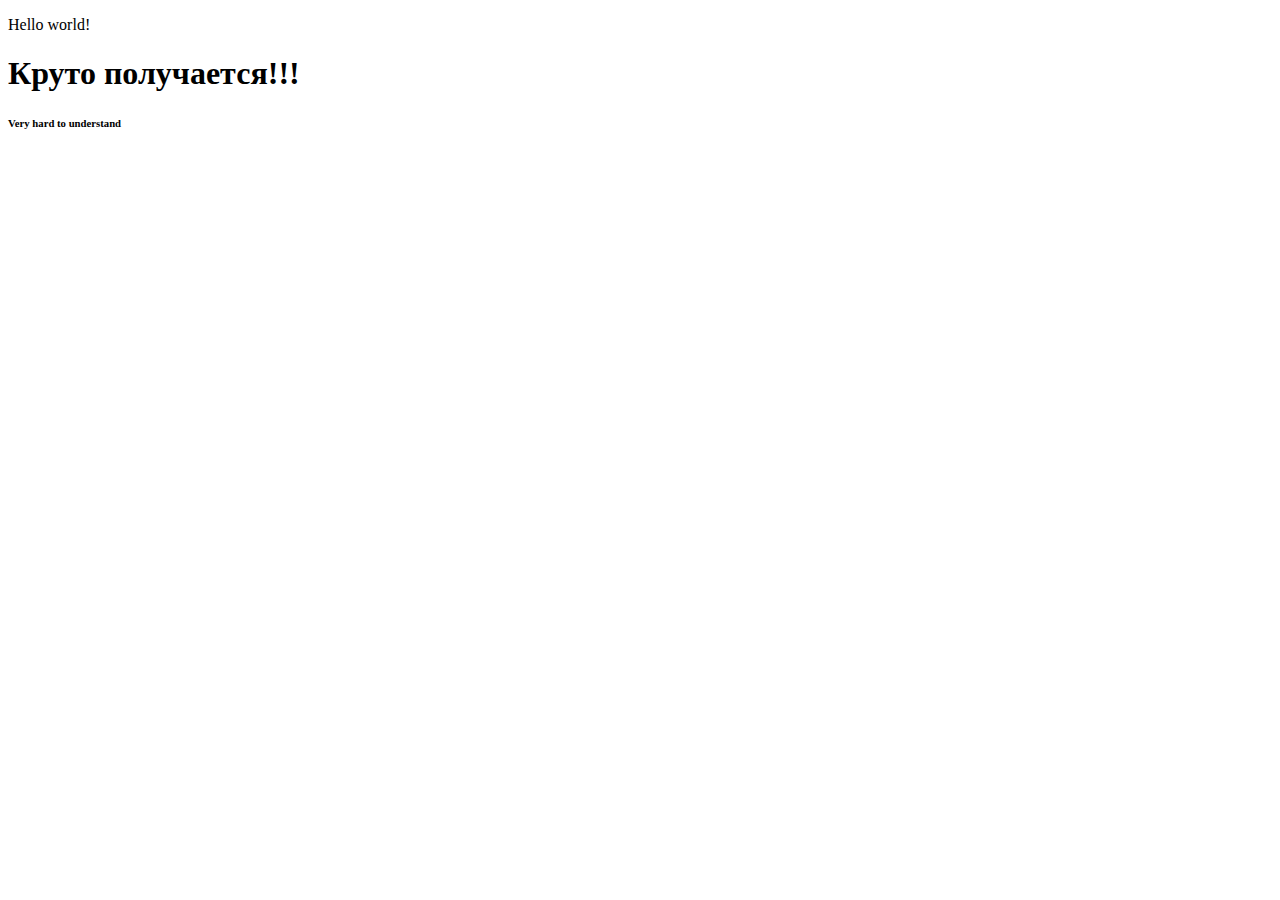
<file: index.html>
<!DOCTYPE html>
<html lang="en">
  <head>
    <meta charset="UTF-8" />
    <meta name="viewport" content="width=device-width, initial-scale=1.0" />
    <title>Document</title>
  </head>
  <body>
    <div class="test">
      <p>Hello world!</p>
      <h1>Круто получается!!!</h1>
      <h6>Very hard to understand</h6>
    </div>
  </body>
</html>
</file>
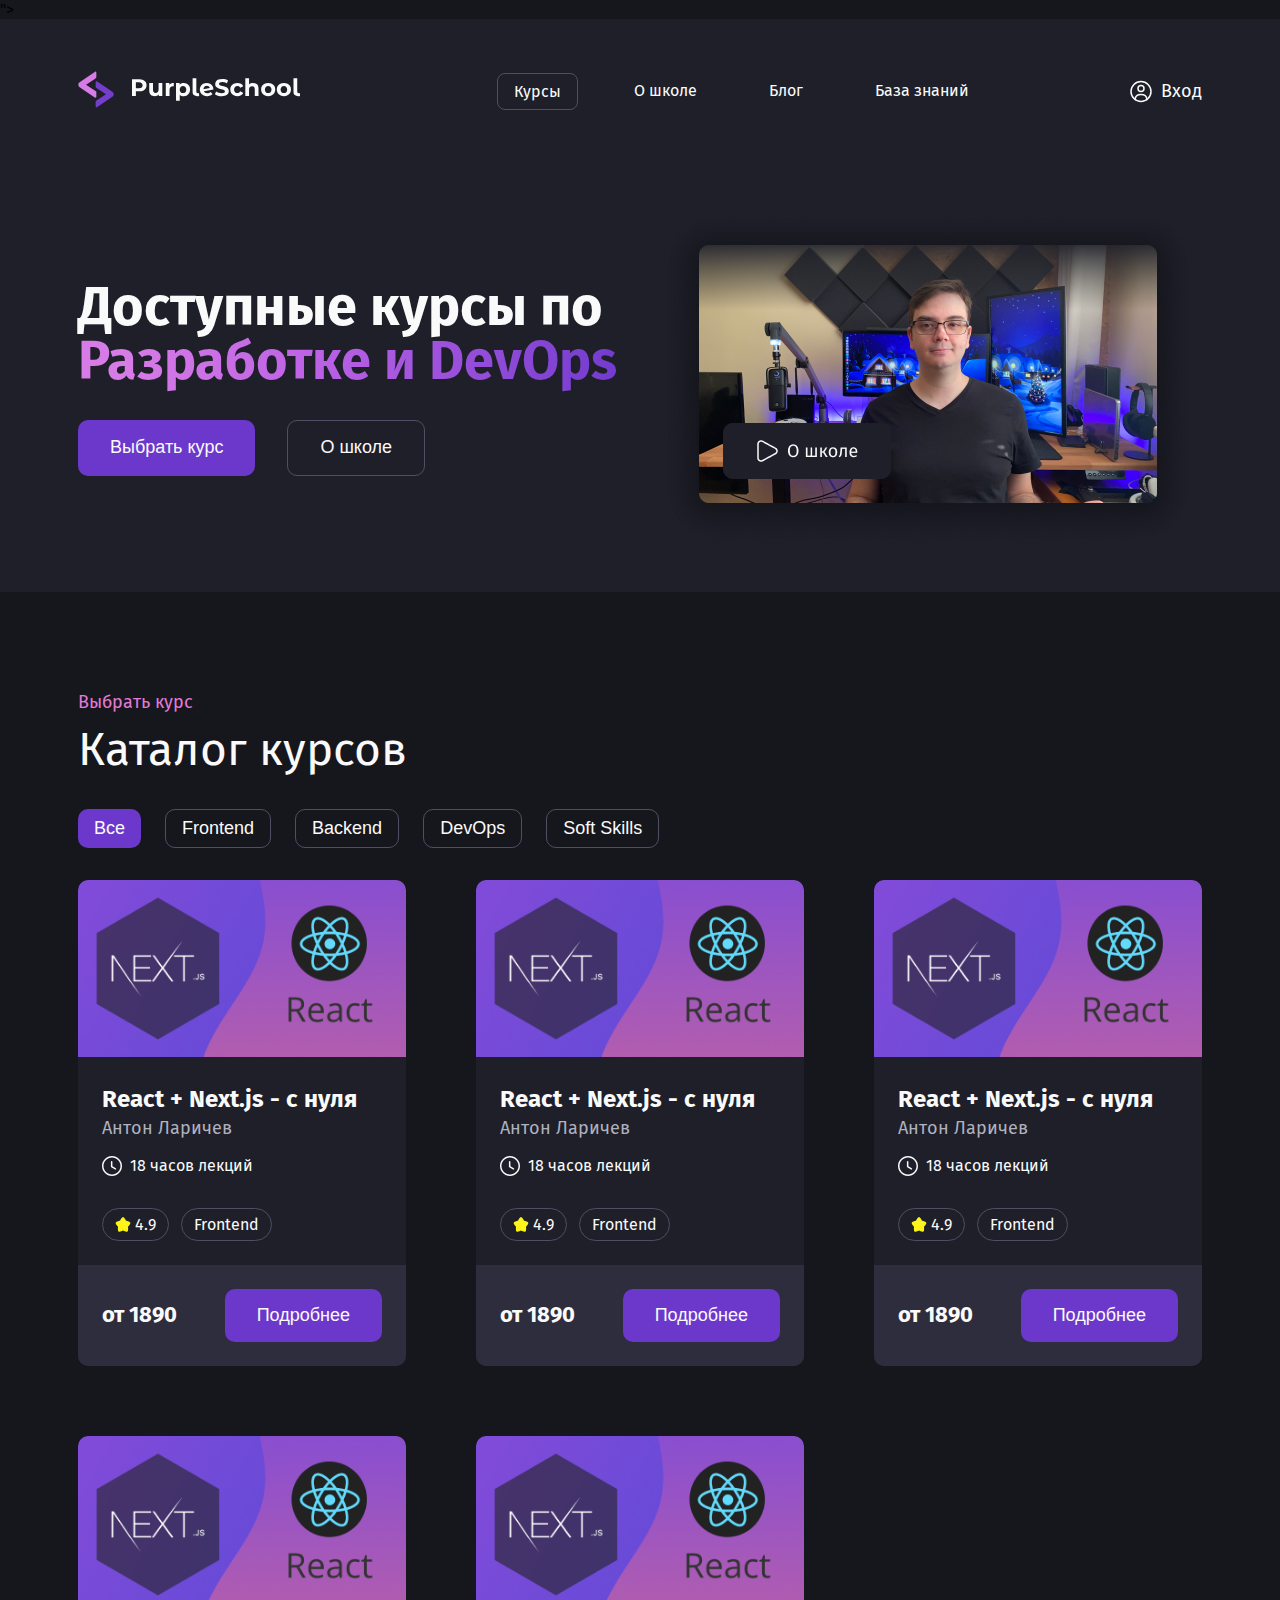
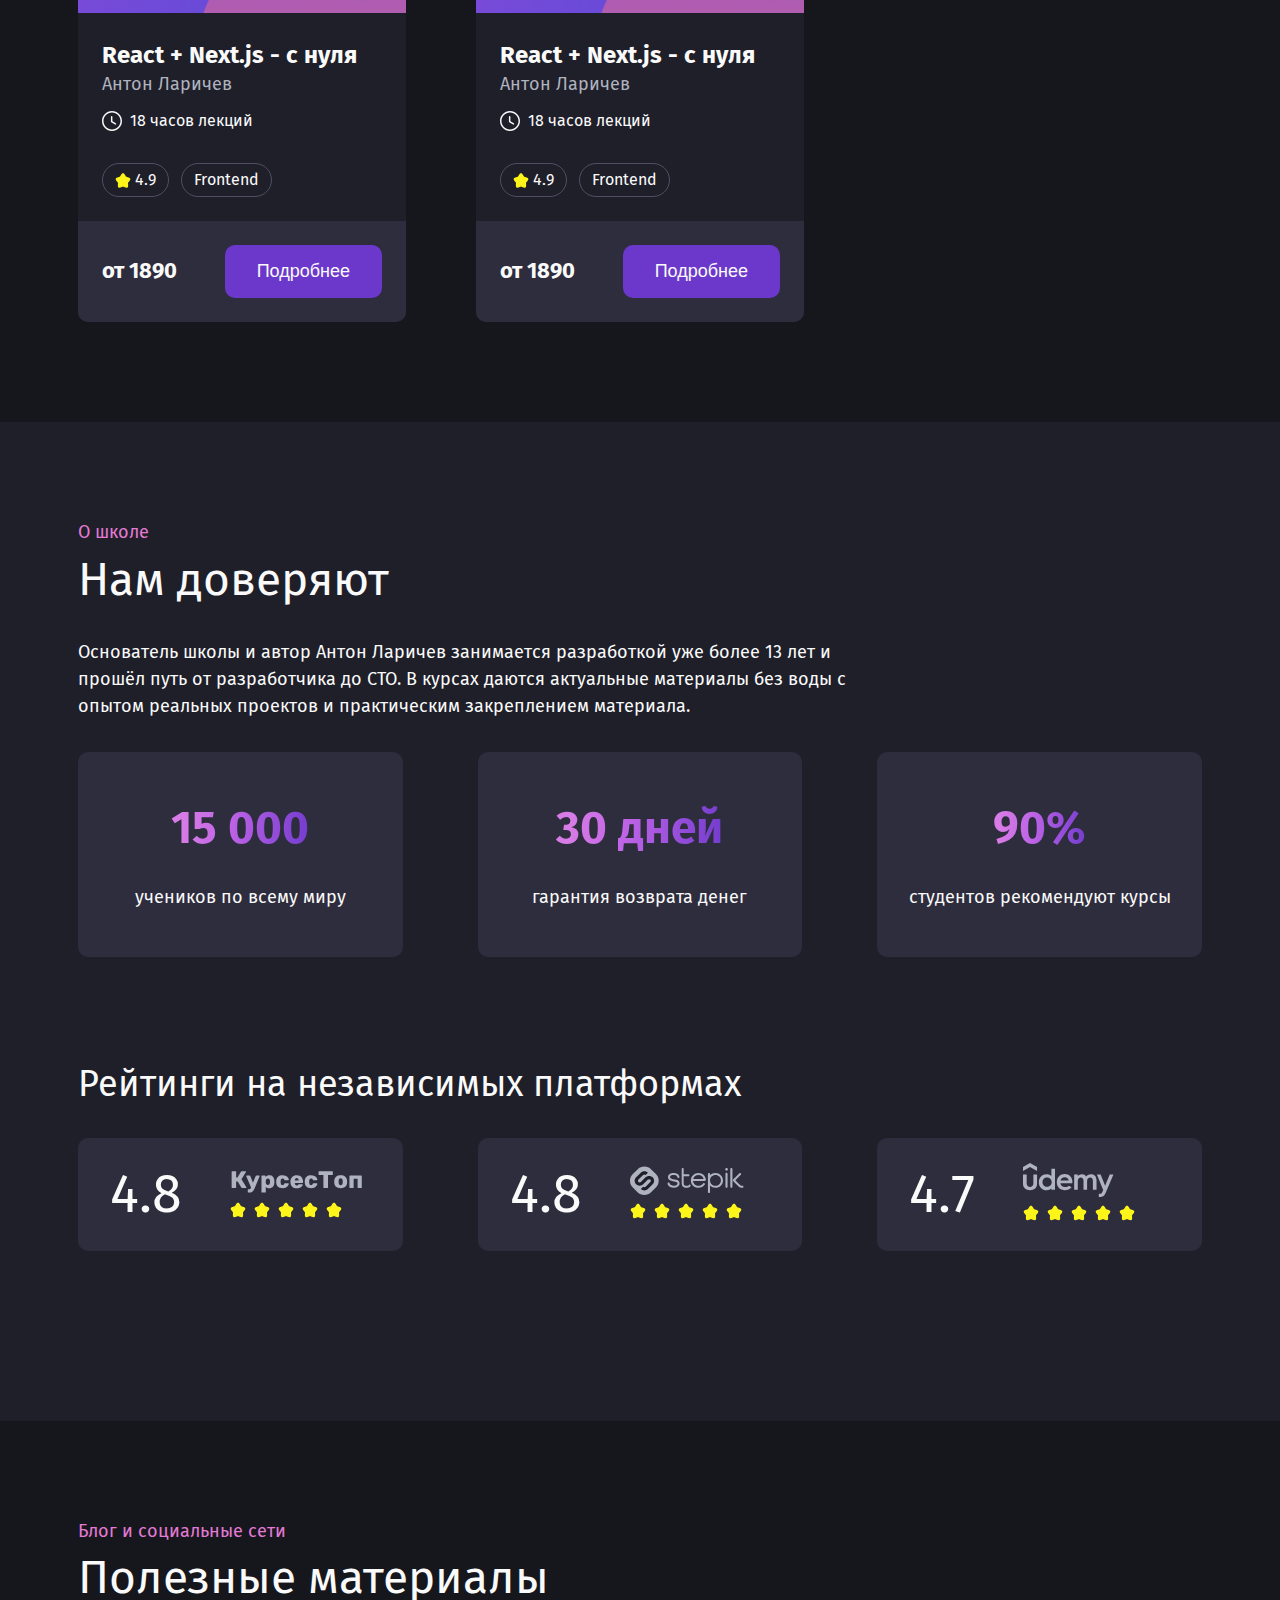
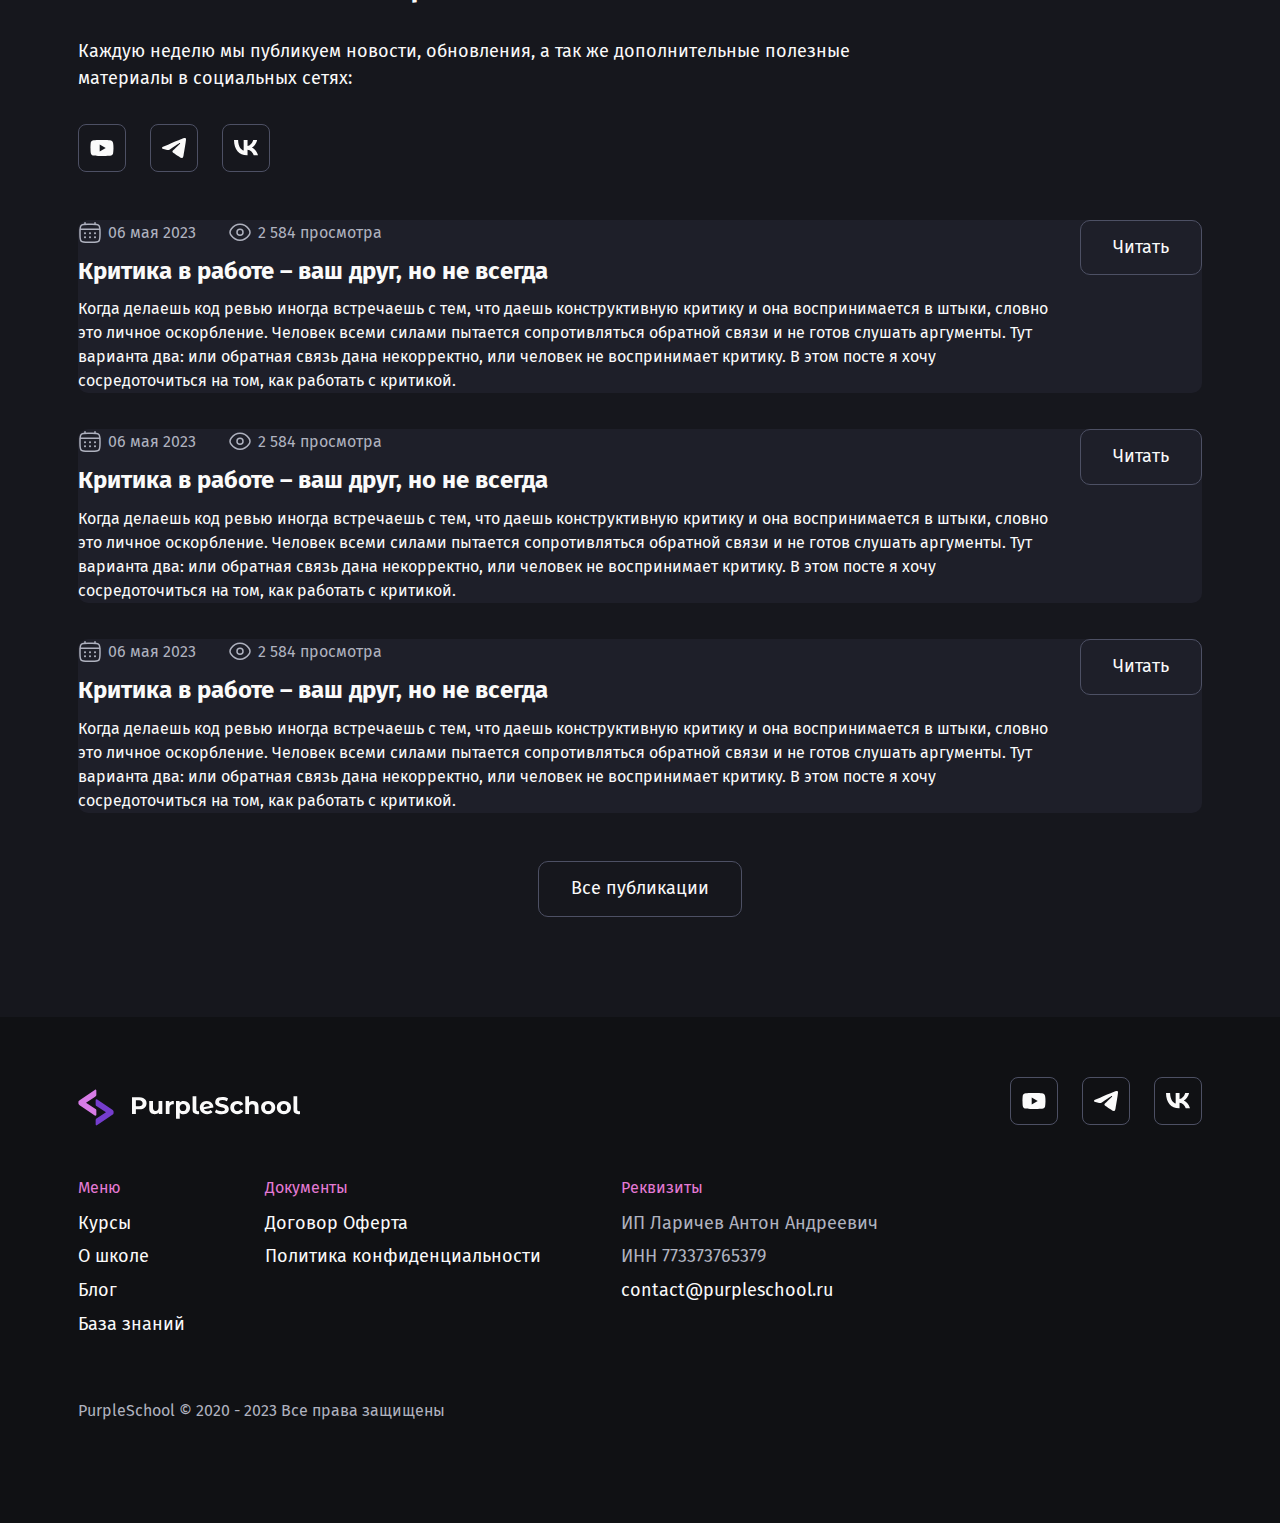
<file: Practice/index.html>
<!DOCTYPE html>
<html lang="en">
<head>
    <meta charset="UTF-8">
    <meta name="viewport" content="width=device-width, initial-scale=1.0">
    <title>Document</title>
    <link rel="preconnect" href="https://fonts.googleapis.com">
    <link rel="preconnect" href="https://fonts.gstatic.com" crossorigin>
    <link href="https://fonts.googleapis.com/css2?family=Fira+Sans:ital,wght@0,100;0,200;0,300;0,400;0,500;0,600;0,700;0,800;0,900;1,100;1,200;1,300;1,400;1,500;1,600;1,700;1,800;1,900&display=swap" rel="stylesheet">">
    <link rel="stylesheet" href="./styles/global.css">
    <link rel="stylesheet" href="./styles/header.css">
    <link rel="stylesheet" href="./styles/footer.css">
    <link rel="stylesheet" href="./styles/page.css">
    <link rel="stylesheet" href="./styles/components.css">
</head>
<body>
    <header class="header">
        <div class="header__wrapper">
        <a href="#">
            <img 
            class="header__logo" 
            src="./images/logo.svg" 
            alt="Логотип PurpleSchool"
        ></a>
        <nav >
            <ul class="menu">
                <li class="menu__item menu__item_active"><a href="#">Курсы</a></li>
                <li class="menu__item"><a href="#">О школе</a></li>
                <li class="menu__item"><a href="#">Блог</a></li>
                <li class="menu__item"><a href="#">База знаний</a></li>
            </ul>
        </nav>
        <a class="header__login" href="#" aria-label="Вход в личный кабинет" aria-hidden="true">
            <img src="./images/user.svg" alt="Иконка пользователя">
            <div>Вход</div>
        </a>
        <button 
        class="header__mobile-menu-button"
        aria-expanded: "false"
        aria-haspopup: "true"
        >
            <img src="./images/menu.svg" alt="Мобильное меню">
        </button>
        </div>
    </header>
    <section class="section section_light">
        <div class="hero">
            <div class="hero__left">
                <h1 class="hero__h1">Доступные курсы по <br><span class="hero__h1_gradient">Разработке и DevOps</span></h1>
                <div class="hero__cta">
                    <button class="button button_primary">Выбрать курс</button>
                    <button class="button button_ghost">О школе</button>
                </div>
            </div>
            <img class="hero__right" 
            src="./images/Video_course.png" 
            alt="Видео с автором">
        </div>
    </section>

    <section class="section">
        <div class="section__wrapper">
            <div class="headling">
                <div class="headling__top">Выбрать курс</div>
                <h2 class="headling__bottom">Каталог курсов</h2>
            </div>
            <div class="chip_wrapper">
                <button class="chip chip_active">Все</button>
                <button class="chip">Frontend</button>
                <button class="chip">Backend</button>
                <button class="chip">DevOps</button>
                <button class="chip">Soft Skills</button>
            </div>
            <div class="courses_wrapper">
                <div class="course-card">
                    <div class="course-card__cover">
                        <img src="./images/Courses/Обложка 4.png" alt="Изображение курса">
                    </div>
                    <div class="course-card__body">
                        <div>
                            <div class="course-card__title">React + Next.js - с нуля</div>
                            <div class="course-card__author">Антон Ларичев</div>
                            <div class="course-card__timing">
                            <img src="./images/Courses/Time Circle.svg" alt="Иконка времени">
                            18 часов лекций
                            </div>
                        </div>
                        
                        <div class="course-card__tags">
                            <span class="tag">
                                <img src="./images/Courses/Star.svg" alt="Иконка рейтинга">
                                4.9
                            </span>
                            <span class="tag">Frontend</span>
                        </div>
                    </div>
                    <div class="course-card__footer">
                        <div>от 1890</div>
                        <button class="button button_primary">Подробнее</button>
                    </div>
                </div>
                <div class="course-card"><div class="course-card">
                    <div class="course-card__cover">
                        <img src="./images/Courses/Обложка 4.png" alt="Изображение курса">
                    </div>
                    <div class="course-card__body">
                        <div>
                            <div class="course-card__title">React + Next.js - с нуля</div>
                            <div class="course-card__author">Антон Ларичев</div>
                            <div class="course-card__timing">
                            <img src="./images/Courses/Time Circle.svg" alt="Иконка времени">
                            18 часов лекций
                            </div>
                        </div>
                        
                        <div class="course-card__tags">
                            <span class="tag">
                                <img src="./images/Courses/Star.svg" alt="Иконка рейтинга">
                                4.9
                            </span>
                            <span class="tag">Frontend</span>
                        </div>
                    </div>
                    <div class="course-card__footer">
                        <div>от 1890</div>
                        <button class="button button_primary">Подробнее</button>
                    </div>
                </div></div>
                <div class="course-card"><div class="course-card">
                    <div class="course-card__cover">
                        <img src="./images/Courses/Обложка 4.png" alt="Изображение курса">
                    </div>
                    <div class="course-card__body">
                        <div>
                            <div class="course-card__title">React + Next.js - с нуля</div>
                            <div class="course-card__author">Антон Ларичев</div>
                            <div class="course-card__timing">
                            <img src="./images/Courses/Time Circle.svg" alt="Иконка времени">
                            18 часов лекций
                            </div>
                        </div>
                        
                        <div class="course-card__tags">
                            <span class="tag">
                                <img src="./images/Courses/Star.svg" alt="Иконка рейтинга">
                                4.9
                            </span>
                            <span class="tag">Frontend</span>
                        </div>
                    </div>
                    <div class="course-card__footer">
                        <div>от 1890</div>
                        <button class="button button_primary">Подробнее</button>
                    </div>
                </div></div>
                <div class="course-card"><div class="course-card">
                    <div class="course-card__cover">
                        <img src="./images/Courses/Обложка 4.png" alt="Изображение курса">
                    </div>
                    <div class="course-card__body">
                        <div>
                            <div class="course-card__title">React + Next.js - с нуля</div>
                            <div class="course-card__author">Антон Ларичев</div>
                            <div class="course-card__timing">
                            <img src="./images/Courses/Time Circle.svg" alt="Иконка времени">
                            18 часов лекций
                            </div>
                        </div>
                        
                        <div class="course-card__tags">
                            <span class="tag">
                                <img src="./images/Courses/Star.svg" alt="Иконка рейтинга">
                                4.9
                            </span>
                            <span class="tag">Frontend</span>
                        </div>
                    </div>
                    <div class="course-card__footer">
                        <div>от 1890</div>
                        <button class="button button_primary">Подробнее</button>
                    </div>
                </div></div>
                <div class="course-card"><div class="course-card">
                    <div class="course-card__cover">
                        <img src="./images/Courses/Обложка 4.png" alt="Изображение курса">
                    </div>
                    <div class="course-card__body">
                        <div>
                            <div class="course-card__title">React + Next.js - с нуля</div>
                            <div class="course-card__author">Антон Ларичев</div>
                            <div class="course-card__timing">
                            <img src="./images/Courses/Time Circle.svg" alt="Иконка времени">
                            18 часов лекций
                            </div>
                        </div>
                        
                        <div class="course-card__tags">
                            <span class="tag">
                                <img src="./images/Courses/Star.svg" alt="Иконка рейтинга">
                                4.9
                            </span>
                            <span class="tag">Frontend</span>
                        </div>
                    </div>
                    <div class="course-card__footer">
                        <div>от 1890</div>
                        <button class="button button_primary">Подробнее</button>
                    </div>
                </div></div>
            </div>
         </div>
        
    </section>    
    
    <section class="section section_light">
        <div class="section__wrapper trust_wrapper">
            <div class="trust-wrapper__top">
                <div class="headling">
                    <div class="headling__top">О школе</div>
                    <h2 class="headling__bottom">Нам доверяют</h2>
                </div>
                <p class="paragraph paragraph_32">
                    Основатель школы и автор Антон Ларичев занимается разработкой уже более 13 лет и прошёл путь от разработчика до CTO. В курсах даются актуальные материалы без воды с опытом реальных проектов и практическим закреплением материала.
                </p>
            </div>
            <div class="card card_light card_48x24 trust-wrapper__stat">
                <div class="trust__gradient">15 000</div>
                <div class="trust__text">учеников по всему миру</div>
            </div>
            <div class="card card_light card_48x24 trust-wrapper__stat">
                <div class="trust__gradient">30 дней</div>
                <div class="trust__text
                ">гарантия возврата денег</div>
            </div>
            <div class="card card_light card_48x24 trust-wrapper__stat">
                <div class="trust__gradient">90%</div>
                <div class="trust__text
                ">студентов рекомендуют курсы</div>
            </div>
            <h3 class="trust__rating-text">
                Рейтинги на независимых платформах
            </h3>
            <div class="card card_light card_24x32 trust-wrapper__rating">
                <div class="trust__rating-score">4.8</div>
                <div><img src="./images/Trust/Kursessvg.svg" alt="Логотип КурсесТоп"></div>
            </div>
            <div class="card card_light card_24x32 trust-wrapper__rating">
                <div class="trust__rating-score">4.8</div>
                <div><img src="./images/Trust/Stepik.svg" alt="Логотип Stepik"></div>
            </div>
            <div class="card card_light card_24x32 trust-wrapper__rating">
                <div class="trust__rating-score">4.7</div>
                <div><img src="./images/Trust/Udemi.svg" alt="Логотип Udemi"></div>
            </div>
         </div>
    </section>

    <section class="section">
        <div class="section__wrapper">
            <div class="headling">
            <div class="headling__top">Блог и социальные сети</div>
            <h2 class="headling__bottom">Полезные материалы</h2>
            </div>
            <p class="paragraph paragraph_32">
                Каждую неделю мы публикуем новости, обновления, а так же дополнительные полезные материалы в социальных сетях:
            </p>
            <div class="social-icons">
                <a href="#" class="social-icons__icon">
                    <img src="./images/social/youtube.svg" alt="Youtube PurpleSchool">
                </a>
                <a href="#" class="social-icons__icon">
                    <img src="./images/social/Telegram.svg" alt="Telegram PurpleSchool">
                </a>
                <a href="#" class="social-icons__icon">
                    <img src="./images/social/vk.svg" alt="ВКонтакте PurpleSchool">
                </a>
            </div>
            <div class="post__wrapper">
                <article class="post card card__32">
                    <div class="post__content">
                        <div class="post__stats">
                            <div class="post__stat">
                                <img src="./images/blog/Calendar.svg" alt="Иконка календаря">
                                06 мая 2023
                            </div>
                            <div class="post__stat">
                                <img src="./images/blog/Eye.svg" alt="Иконка просмотров">
                                2 584 просмотра
                            </div>
                        </div>
                        <h3 class="post__header">
                            Критика в работе – ваш друг, но не всегда
                        </h3>
                        <div class="post__description">
                            Когда делаешь код ревью иногда встречаешь с тем, что даешь конструктивную критику и она воспринимается в штыки, словно это личное оскорбление. Человек всеми силами пытается сопротивляться обратной связи и не готов слушать аргументы. Тут варианта два: или обратная связь дана некорректно, или человек не воспринимает критику. В этом посте я хочу сосредоточиться на том, как работать с критикой.
                        </div>
                    </div>
                    <div class="post__button">
                        <a href="#" class="button button_ghost">Читать</a>
                    </div>
                </article>
                  <article class="post card card__32">
                    <div class="post__content">
                        <div class="post__stats">
                            <div class="post__stat">
                                <img src="./images/blog/Calendar.svg" alt="Иконка календаря">
                                06 мая 2023
                            </div>
                            <div class="post__stat">
                                <img src="./images/blog/Eye.svg" alt="Иконка просмотров">
                                2 584 просмотра
                            </div>
                        </div>
                        <h3 class="post__header">
                            Критика в работе – ваш друг, но не всегда
                        </h3>
                        <div class="post__description">
                            Когда делаешь код ревью иногда встречаешь с тем, что даешь конструктивную критику и она воспринимается в штыки, словно это личное оскорбление. Человек всеми силами пытается сопротивляться обратной связи и не готов слушать аргументы. Тут варианта два: или обратная связь дана некорректно, или человек не воспринимает критику. В этом посте я хочу сосредоточиться на том, как работать с критикой.
                        </div>
                    </div>
                    <div class="post__button">
                        <a href="#" class="button button_ghost">Читать</a>
                    </div>
                </article>
                  <article class="post card card__32">
                    <div class="post__content">
                        <div class="post__stats">
                            <div class="post__stat">
                                <img src="./images/blog/Calendar.svg" alt="Иконка календаря">
                                06 мая 2023
                            </div>
                            <div class="post__stat">
                                <img src="./images/blog/Eye.svg" alt="Иконка просмотров">
                                2 584 просмотра
                            </div>
                        </div>
                        <h3 class="post__header">
                            Критика в работе – ваш друг, но не всегда
                        </h3>
                        <div class="post__description">
                            Когда делаешь код ревью иногда встречаешь с тем, что даешь конструктивную критику и она воспринимается в штыки, словно это личное оскорбление. Человек всеми силами пытается сопротивляться обратной связи и не готов слушать аргументы. Тут варианта два: или обратная связь дана некорректно, или человек не воспринимает критику. В этом посте я хочу сосредоточиться на том, как работать с критикой.
                        </div>
                    </div>
                    <div class="post__button">
                        <a href="#" class="button button_ghost">Читать</a>
                    </div>
                </article>
            </div>
            <div class="button-more">
               <a href="#" class="button button_ghost">Все публикации</a> 
            </div>
            
        </div>
        
    </section>    

    <footer class="footer">
        <div class="footer__wrapper">
            <div class="footer__social">
                <a href="#">
                <img 
                class="footer__logo" 
                src="./images/logo.svg" 
                alt="Логотип PurpleSchool"
            ></a>
            <div class="social-icons">
                <a href="#" class="social-icons__icon">
                    <img src="./images/social/youtube.svg" alt="Youtube PurpleSchool">
                </a>
                <a href="#" class="social-icons__icon">
                    <img src="./images/social/Telegram.svg" alt="Telegram PurpleSchool">
                </a>
                <a href="#" class="social-icons__icon">
                    <img src="./images/social/vk.svg" alt="ВКонтакте PurpleSchool">
                </a>
            </div>
            </div>
            <div class="footer__menu">
                <nav>
                    <div class="footer__menu-header">Меню</div>
                    <ul class="menu-small">
                        <li class="menu-small__item"><a href="#">Курсы</a></li>
                        <li class="menu-small__item"><a href="#">О школе</a></li>
                        <li class="menu-small__item"><a href="#">Блог</a></li>
                        <li class="menu-small__item"><a href="#">База знаний</a></li>
                    </ul>
                </nav>
                <div>
                    <div class="footer__menu-header">Документы</div>
                    <ul class="menu-small">
                        <li class="menu-small__item"><a href="#">Договор Оферта</a></li>
                        <li class="menu-small__item"><a href="#">Политика конфиденциальности</a></li>
                    </ul>
                </div>
                <div>
                    <div class="footer__menu-header">Реквизиты</div>
                    <ul class="menu-small">
                        <li class="menu-small__item">ИП Ларичев Антон Андреевич</li>
                        <li class="menu-small__item">ИНН 773373765379</li>
                        <li class="menu-small__item"><a href="mailto: contact@purpleschool.ru">contact@purpleschool.ru</a></li>
                    </ul>
                </div>
            </div>
            <div class="footer__copywrite">
            PurpleSchool © 2020 - 2023 Все права защищены
            </div>
        </div>
    </footer>
</body>
</html>
</file>
<file: Practice/styles/global.css>
:root {
    --color-primary: #6C38CC;
    --color-primary-hover: #5827b4;
    --color-secondary: #E47AD5;
    --color-text: #FAFAFA;
    --cover-link-hover: #AFB2BF;
    --color-bg: #16171D;
    --color-bg-medium-light: #b9b9bc;
    --color-bg-medium: #1E1F29;
    --color-bg-light: #2E2D3D;
    --color-stroke: #4D5064;
    --color-footer: #101114;
    --gradient: linear-gradient(93.33deg, #D77BE6 9.26%, #BE63E6 42.32%, #6C38CC 104.58%);
    --border-8: 8px;
    --border-10: 10px;
    --border-17: 17px;
    --layout-width: 1172px;
}

* {
    box-sizing: border-box;
}

html {
    -webkit-font-smoothing: antialiased;
    -moz-osx-font-smoothing: grayscale;
    text-rendering: optimizeLegibility;
}

body {
    background: var(--color-bg);
    margin: 0;
    font-family: "Fira Sans", sans-serif;
    font-style: normal;
    font-weight: 400;
}


a {
    text-decoration: none;
}
</file>
<file: Practice/styles/header.css>
.header {
    background-color: var(--color-bg-medium);
}

.header__wrapper {
    max-width: var(--layout-width);
    margin: 0 auto;
    display: flex;
    justify-content: space-between;
    align-items: center;
    padding: 40px 24px;

}

.header__login {
    display: flex;
    gap: 8px;
    align-items: center;
    font-size: 18px;
    line-height: 120%;
    color: var(--color-text);
    cursor: pointer;
}

@media (max-width: 960px) {
    .header__login {
        display: none;
    }
}

.header__login:hover {
    color: var(--cover-link-hover)
}

.header__mobile-menu-button {
    display: none;
    background: none;
    border: none;
}

@media (max-width: 960px) {
    .header__login {
        display: none;
    }
    .header__mobile-menu-button {
        display: block;
    }
}

@media (max-width: 640px) {
    .header__wrapper {
        padding: 30px 24px;
    }
}

@media (max-width: 480px) {
    .header__logo {
        max-width: 174px;
    }
}

.menu {
    list-style: none;
    display: flex;
    gap: 40px;
    margin: 0;
}

.menu__item {
    padding: 8px 16px;
}

.menu__item a {
    font-family: 'Fira Sans', sans-serif;
    font-style: normal;
    font-weight: 400;
    font-style: 18px;
    line-height: 120%;
    color: var(--color-text);
    cursor: pointer;

}
.menu__item:hover a {
    color: var(--cover-link-hover);
}

.menu__item_active {
    border: 1px solid var(--color-stroke);
    border-radius: var(--border-8);
}


@media (max-width: 960px) {
    .menu {
        display: none;
    }
}
</file>
<file: Practice/styles/footer.css>
.footer {
    background-color: var(--color-footer);
}

.footer__wrapper {
    max-width: var(--layout-width);
    margin: 0 auto;
    padding: 60px 24px 100px;

}

.footer__social {
    display: flex;
    justify-content: space-between;
    margin-bottom: 36px;
    gap: 24px;
}

.footer__menu {
    display: flex;
    gap: 24px 80px;
    margin-bottom: 48px;
}

.footer__menu-header {
    font-weight: 400;
    font-size: 16px;
    line-height: 120%;
    color: var(--color-secondary);
}

.menu-small {
    list-style: none;
    padding: 0;
}

.menu-small__item {
    color: var(--cover-link-hover);
    margin-bottom: 12px;
    line-height: 120%;
    font-size: 18px;


}

.menu-small__item a {
    color: var(--color-text);
}

.menu-small__item a:hover {
    color: var(--cover-link-hover);
}

.footer__copywrite {
    font-weight: 400;
    font-size: 16px;
    line-height: 150%;
    color: var(--cover-link-hover);
}

@media (max-width: 860px) {
    .footer__menu {
        flex-direction: column;
        margin-bottom: 24px;
    }
}

@media (max-width: 640px) {
    .footer__social {
        flex-direction: column;
    }
}
</file>
<file: Practice/styles/page.css>
.hero {
    max-width: var(--layout-width);
    margin: 0 auto;
    display: flex;
    justify-content: space-between;
    align-items: center;
    padding: 40px 24px;
}

.hero__left {
    display: flex;
    flex-direction: column;
    gap: 32px;

}

.hero__h1 {
    margin: 0;
    font-weight: 700;
    font-size: 54px;
    line-height: 100%;
    color: var(--color-text)
}

.hero__h1_gradient {
    background: var(--gradient); 
    -webkit-background-clip: text;
    -webkit-text-fill-color: transparent;
    background-clip: text;
    -webkit-text-fill-color: transparent;
}

.hero__cta {
    display: flex;
    gap: 32px;
}

.button-more {
    text-align: center;
}

.chip_wrapper {
    display: flex;
    gap: 24px;
    margin-bottom: 32px;
    overflow: scroll;
    margin-right: -24px;
    margin-left: -24px;
    padding-left: 24px;
    scrollbar-width: none;
}

.chip_wrapper::-webkit-scrollbar {
    display: none;
}

.courses_wrapper {
    display: grid;
    grid-template-columns: repeat(auto-fit, minmax(300px, 1fr));
    gap: 70px;
}

.trust_wrapper {
    display: grid;
    grid-template-columns: [start] repeat(3, 1fr) [end];
    gap: 0 75px;

}

.trust-wrapper__top {
    grid-column: start / end;
}

.trust-wrapper__stat {
    display: flex;
    flex-direction: column;
    gap: 16px;
    align-items: center;
    margin-bottom: 70px;
}

.trust__gradient {
    font-weight: 700;
    font-size: 46px;
    line-height: 120%;
    text-align: center;
    background: var(--gradient); 
    -webkit-background-clip: text;
    -webkit-text-fill-color: transparent;
    background-clip: text;
    -webkit-text-fill-color: transparent;
    padding-bottom: 16px;
}

.trust__text {
    font-weight: 400;
    font-size: 18px;
    line-height: 120%;
    text-align: center;
    color: var(--color-text);
}

.trust__rating-text {
    font-weight: 400;
    font-size: 36px;
    line-height: 120%;
    color: var(--color-text);
    grid-column: start / end;
    margin-bottom: 32px;
}

.trust-wrapper__rating {
    display: flex;
    align-items: center;
    gap: 24px;
    margin-bottom: 70px;
}

.trust__rating-score {
    font-weight: 400;
    font-size: 54px;
    line-height: 120%;
    vertical-align: middle;
    color: var(--color-text);
    padding-right: 24px;
}

@media (max-width: 1200px) {
    .hero {
        flex-direction: column;
    }

    .hero__h1 {
        text-align: center;
    }

    .hero__cta {
        justify-content: center;
    }

    .trust_wrapper {
        grid-template-columns: [start] repeat(2, 1fr) [end];
    }
}

@media (max-width: 640px) {
    .hero__h1 {
        font-size: 30px;
        line-height: 120%;
    }

    .hero__right {
        width: 100%;
    }
    .hero {
        padding: 0 24px;
    }
    .trust_wrapper {
        grid-template-columns: [start] 1fr [end];
}

@media (max-width: 480px) {
    .hero__cta {
        gap: 16px;
    }
}
</file>
<file: Practice/styles/components.css>
/* section */

.section_light {
    background-color: var(--color-bg-medium);
}

.section__wrapper {
    max-width: var(--layout-width);
    margin: 0 auto;
    padding: 100px 24px;
}
/* button */

.button {
    padding: 16px 32px;
    color: var(--color-text);
    background: none;
    border: none;
    font-weight: 400;
    font-size: 18px;
    line-height: 120%;
    border-radius: var(--border-10);
    cursor: pointer;
    display: inline-block;
    text-align: center;
}

.button_primary {
    background: var(--color-primary);
}
.button_primary:hover {
    background: var(--color-primary-hover);
}

.button_ghost {
    border: 1px solid var(--color-stroke);
}

.button_ghost:hover {
    background: var(--color-bg-light);
}

@media (max-width: 640px) {
    .button {
        padding: 16px 32px;
    }
}


.social-icons {
    display: flex;
    gap: 24px;
}

.social-icons__icon {
    border: 1px solid var(--color-stroke);
    border-radius: var(--border-8);
    text-decoration: none;
    padding: 11px;
    align-items: center;
    width: 48px;
    height: 48px;
}

.social-icons__icon:hover {
    background-color: var(--color-bg-medium);
}

/* Headling */

.headling {
    margin-bottom: 32px;

}

.headling__top {
    font-weight: 400;
    font-size: 18px;
    line-height: 120%;
    color: var(--color-secondary);
    margin-bottom: 8px;
}

.headling__bottom {
    font-weight: 400;
    font-size: 46px;
    line-height: 120%;
    color: var(--color-text);
    margin: 0 0 32px 0;
}

@media (max-width: 860px) {
    .headling__bottom {
        font-weight: 400;
        font-size: 34px;
        line-height: 120%;;
    }
}

/* Paragraph */

.paragraph {
    font-weight: 400;
    font-size: 18px;
    line-height: 150%;
    color: var(--color-text);
    max-width: 787px;
}

.paragraph_32 {
    margin-bottom: 32px;
}

/* Card */

.card {
    background: var(--color-bg-medium);
    border-radius: var(--border-10);
}

.card_light {
    background: var(--color-bg-light);
}

.card_32 {
padding: 32px;
}

.card_48x24 {
padding: 48px 24px;
}

.card_24x32 {
padding: 24px 32px;
}

.post__wrapper {
    margin-top: 48px;
    display: flex;
    flex-direction: column;
    gap: 36px;
    margin-bottom: 48px;
}

/* Post */

.post {
    display: flex;
    justify-content: space-between;
    gap: 32px;
}

.post__button a {
    display: block;
}

.post__stats {
    display: flex;
    gap: 32px;
}

.post__stat {
    display: flex;
    align-items: center;
    gap: 6px;
    color: var(--cover-link-hover);
    font-weight: 400;
    font-size: 16px;
    line-height: 120%;
}

.post__content {
    display: flex;
    flex-direction: column;
    gap: 12px;
}

.post__header {
    color: var(--color-text);
    font-weight: 700;
    font-size: 24px;
    line-height: 120%;
    margin: 0;
}

.post__description {
    font-weight: 400;
    font-size: 16px;
    line-height: 150%;
    color: var(--color-text);
}

@media (max-width: 860px) {
    .post {
        flex-direction: column;
    }
    .post__header {
        font-size: 21px;
    }
}

.chip {
    font-weight: 400;
    font-size: 18px;
    line-height: 120%;
    color: var(--color-text);
    padding: 8px 16px;
    border: 1px solid var(--color-stroke);
    border-radius: var(--border-10);
    background: none;
    cursor: pointer;
    white-space: nowrap;
}

.chip:hover {
    background: var(--color-bg-medium);
}

.chip_active {
    background: var(--color-primary);
    border: none;
    
}

.chip_active:hover {
    background: var(--color-primary-hover);    
}

/* Course-card */

.course-card {
    background: var(--color-bg-medium);
    border-radius: var(--border-10);
    color: var(--color-text)
    
}

.course-card__tags {
    display: flex;
    gap: 12px;
}

.course-card__cover img {
    border-radius: var(--border-10) var(--border-10) 0 0;
    width: 100%;
}

.course-card__title {
    font-weight: 700;
    font-size: 24px;
    line-height: 120%;
    color: var(--color-text);
    margin-bottom: 4px;
    
}

.course-card__author {
font-weight: 400;
font-size: 18px;
line-height: 120%;
color: var(--cover-link-hover);
}

.course-card__timing {
    display: flex;
    gap: 8px;
    padding-top: 16px;
    padding-bottom: 16px;
}

.course-card__body {
    padding: 24px;
    display: flex;
    gap: 16px;
    flex-direction: column;
}

.course-card__footer {
    background: var(--color-bg-light);
    display: grid;
    padding: 24px;
    grid-template-columns: 1fr auto;
    align-items: center;
    font-weight: 700;
    font-size: 22px;
    line-height: 120%;
    border-radius: 0 0 var(--border-10) var(--border-10);
}

/* Tag */



.tag {
    font-weight: 400;
    font-size: 16px;
    line-height: 120%;
    color: var(--color-text);
    border: 1px solid var(--color-stroke);
    border-radius: var(--border-17);
    padding: 6px 12px;
    display: flex;
    align-items: center;
    gap: 4px;
}
</file>
